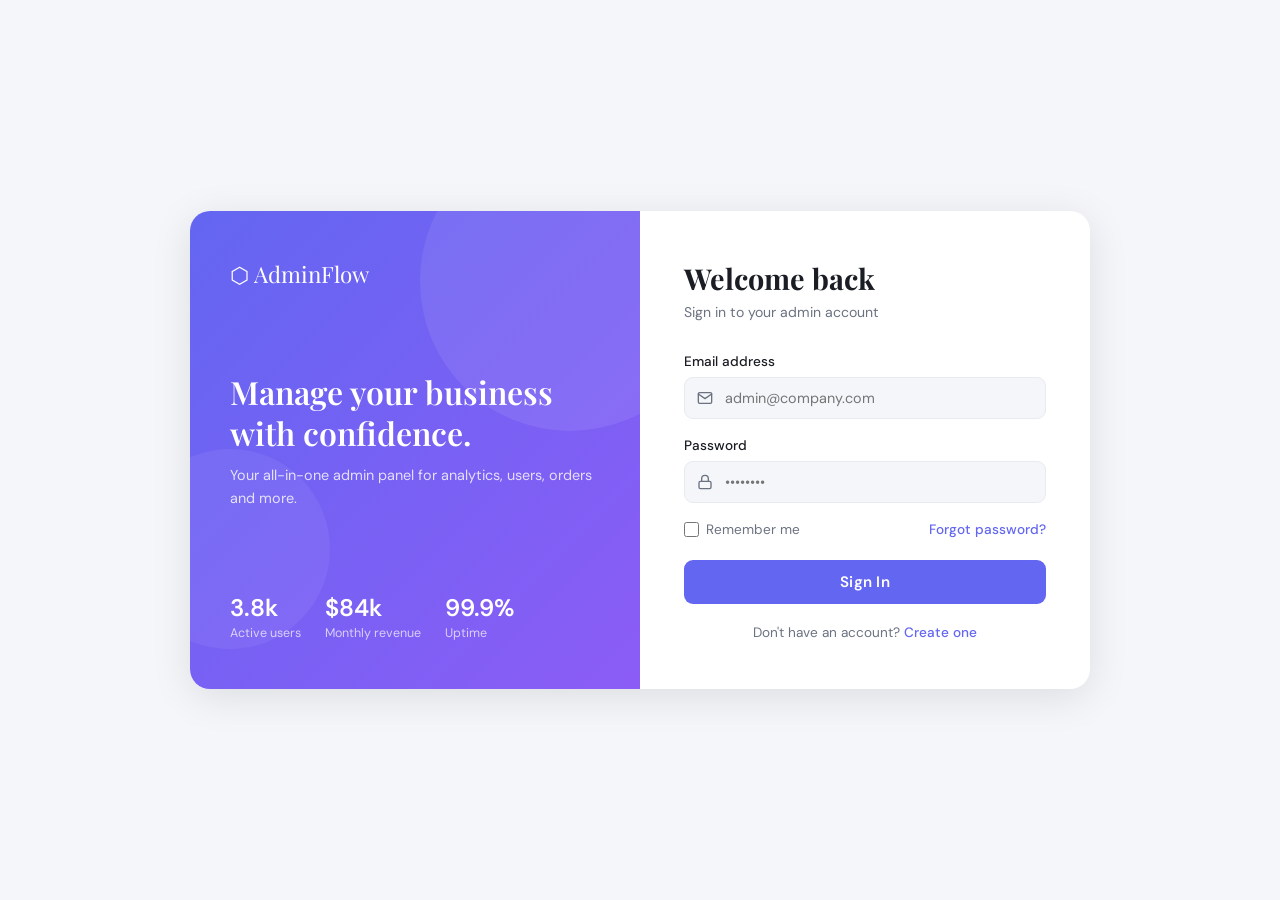
<file: login.html>
<!DOCTYPE html>
<html lang="en">
<head>
  <meta charset="UTF-8"/>
  <meta name="viewport" content="width=device-width, initial-scale=1.0"/>
  <title>AdminFlow — Login</title>
  <link rel="preconnect" href="https://fonts.googleapis.com">
  <link href="https://fonts.googleapis.com/css2?family=DM+Sans:wght@300;400;500;600&family=Playfair+Display:wght@600&display=swap" rel="stylesheet">
  <style>
    *, *::before, *::after { box-sizing: border-box; margin: 0; padding: 0; }
    :root {
      --primary: #6366f1;
      --primary-light: rgba(99,102,241,.12);
      --bg: #f5f6fa;
      --surface: #fff;
      --border: #e8eaef;
      --text: #1a1d23;
      --text-muted: #6b7280;
      --radius: 14px;
      --transition: .22s cubic-bezier(.4,0,.2,1);
    }
    body {
      font-family: 'DM Sans', sans-serif;
      background: var(--bg);
      min-height: 100vh;
      display: flex;
      align-items: center;
      justify-content: center;
    }
    .login-wrap {
      display: grid;
      grid-template-columns: 1fr 1fr;
      width: 900px;
      max-width: 95vw;
      background: var(--surface);
      border-radius: 20px;
      overflow: hidden;
      box-shadow: 0 8px 40px rgba(0,0,0,.10);
      animation: fadeUp .5s ease;
    }
    /* Left Panel */
    .login-art {
      background: linear-gradient(135deg, #6366f1 0%, #8b5cf6 100%);
      padding: 48px 40px;
      display: flex;
      flex-direction: column;
      justify-content: space-between;
      color: #fff;
      position: relative;
      overflow: hidden;
    }
    .login-art::before {
      content: '';
      position: absolute;
      width: 300px; height: 300px;
      border-radius: 50%;
      background: rgba(255,255,255,.08);
      top: -80px; right: -80px;
    }
    .login-art::after {
      content: '';
      position: absolute;
      width: 200px; height: 200px;
      border-radius: 50%;
      background: rgba(255,255,255,.06);
      bottom: 40px; left: -60px;
    }
    .art-logo { font-family: 'Playfair Display', serif; font-size: 1.4rem; display: flex; align-items: center; gap: 8px; }
    .art-title { font-family: 'Playfair Display', serif; font-size: 2rem; line-height: 1.3; font-weight: 600; }
    .art-sub { font-size: .9rem; opacity: .8; margin-top: 10px; line-height: 1.6; }
    .art-stats { display: flex; gap: 24px; }
    .art-stat h3 { font-size: 1.5rem; font-weight: 600; }
    .art-stat p { font-size: .78rem; opacity: .7; margin-top: 2px; }
    /* Right Panel */
    .login-form-wrap {
      padding: 48px 44px;
      display: flex;
      flex-direction: column;
      justify-content: center;
    }
    .form-title { font-family: 'Playfair Display', serif; font-size: 1.8rem; color: var(--text); margin-bottom: 6px; }
    .form-sub { font-size: .88rem; color: var(--text-muted); margin-bottom: 32px; }
    .form-group { margin-bottom: 18px; }
    .form-group label { display: block; font-size: .85rem; font-weight: 500; color: var(--text); margin-bottom: 7px; }
    .input-wrap { position: relative; }
    .input-wrap svg { position: absolute; left: 13px; top: 50%; transform: translateY(-50%); width: 16px; height: 16px; stroke: var(--text-muted); fill: none; stroke-width: 2; stroke-linecap: round; stroke-linejoin: round; pointer-events: none; }
    .form-group input {
      width: 100%;
      padding: 11px 14px 11px 40px;
      border: 1.5px solid var(--border);
      border-radius: 9px;
      background: var(--bg);
      font-family: inherit;
      font-size: .9rem;
      color: var(--text);
      outline: none;
      transition: border var(--transition), box-shadow var(--transition);
    }
    .form-group input:focus { border-color: var(--primary); box-shadow: 0 0 0 3px var(--primary-light); }
    .form-row-between { display: flex; align-items: center; justify-content: space-between; margin-bottom: 22px; }
    .remember { display: flex; align-items: center; gap: 7px; font-size: .85rem; color: var(--text-muted); cursor: pointer; }
    .remember input { width: 15px; height: 15px; accent-color: var(--primary); }
    .forgot { font-size: .85rem; color: var(--primary); text-decoration: none; font-weight: 500; }
    .btn-login {
      width: 100%;
      padding: 12px;
      background: var(--primary);
      color: #fff;
      border: none;
      border-radius: 9px;
      font-family: inherit;
      font-size: .95rem;
      font-weight: 600;
      cursor: pointer;
      transition: all var(--transition);
      letter-spacing: .02em;
    }
    .btn-login:hover { background: #4f52d4; transform: translateY(-1px); box-shadow: 0 6px 20px rgba(99,102,241,.35); }
    .login-error { background: #fee2e2; color: #991b1b; border-radius: 8px; padding: 10px 14px; font-size: .85rem; margin-bottom: 16px; display: none; }
    .divider { text-align: center; color: var(--text-muted); font-size: .82rem; margin: 20px 0; position: relative; }
    .divider::before, .divider::after { content:''; position: absolute; top: 50%; width: 42%; height: 1px; background: var(--border); }
    .divider::before { left: 0; } .divider::after { right: 0; }
    .signup-link { text-align: center; font-size: .85rem; color: var(--text-muted); margin-top: 20px; }
    .signup-link a { color: var(--primary); font-weight: 500; text-decoration: none; }
    @keyframes fadeUp { from { opacity:0; transform:translateY(20px); } to { opacity:1; transform:translateY(0); } }
    @media (max-width: 640px) {
      .login-art { display: none; }
      .login-wrap { grid-template-columns: 1fr; max-width: 440px; }
    }
  </style>
</head>
<body>
  <div class="login-wrap">
    <div class="login-art">
      <div class="art-logo">⬡ AdminFlow</div>
      <div>
        <h2 class="art-title">Manage your business with confidence.</h2>
        <p class="art-sub">Your all-in-one admin panel for analytics, users, orders and more.</p>
      </div>
      <div class="art-stats">
        <div class="art-stat"><h3>3.8k</h3><p>Active users</p></div>
        <div class="art-stat"><h3>$84k</h3><p>Monthly revenue</p></div>
        <div class="art-stat"><h3>99.9%</h3><p>Uptime</p></div>
      </div>
    </div>
    <div class="login-form-wrap">
      <h2 class="form-title">Welcome back</h2>
      <p class="form-sub">Sign in to your admin account</p>

      <div class="login-error" id="loginError">Invalid email or password. Please try again.</div>

      <form id="loginForm">
        <div class="form-group">
          <label>Email address</label>
          <div class="input-wrap">
            <svg viewBox="0 0 24 24"><path d="M4 4h16c1.1 0 2 .9 2 2v12c0 1.1-.9 2-2 2H4c-1.1 0-2-.9-2-2V6c0-1.1.9-2 2-2z"/><polyline points="22,6 12,13 2,6"/></svg>
            <input type="email" id="emailInput" placeholder="admin@company.com" required/>
          </div>
        </div>
        <div class="form-group">
          <label>Password</label>
          <div class="input-wrap">
            <svg viewBox="0 0 24 24"><rect x="3" y="11" width="18" height="11" rx="2" ry="2"/><path d="M7 11V7a5 5 0 0 1 10 0v4"/></svg>
            <input type="password" id="passwordInput" placeholder="••••••••" required/>
          </div>
        </div>
        <div class="form-row-between">
          <label class="remember"><input type="checkbox"/> Remember me</label>
          <a href="#" class="forgot">Forgot password?</a>
        </div>
        <button type="submit" class="btn-login" id="loginBtn">Sign In</button>
      </form>
      <p class="signup-link">Don't have an account? <a href="signup.html">Create one</a></p>
    </div>
  </div>

  <script>
    // Demo credentials (frontend only)
    const DEMO_EMAIL = 'admin@adminflow.com';
    const DEMO_PASS  = 'admin123';

    document.getElementById('loginForm').addEventListener('submit', async (e) => {
      e.preventDefault();
      const email = document.getElementById('emailInput').value;
      const pass  = document.getElementById('passwordInput').value;
      const btn   = document.getElementById('loginBtn');
      const err   = document.getElementById('loginError');

      btn.textContent = 'Signing in…';
      btn.disabled = true;
      err.style.display = 'none';

      // Try real PHP backend first
      try {
        const loginUrl = 'https://51.20.156.70/php/api.php?action=login';
        const res = await fetch(loginUrl, {
          method: 'POST',
          credentials: 'include',
          headers: { 'Content-Type': 'application/json' },
          body: JSON.stringify({ email, password: pass })
        });
        const data = await res.json();
        if (data.success) {
          localStorage.setItem('af_user', JSON.stringify({ name: 'Alex Morgan', email }));
          window.location.href = 'index.html';
          return;
        }
      } catch {
        // Backend unavailable — fall through to demo credentials
      }

      // Frontend demo login
      await new Promise(r => setTimeout(r, 700));
      if (email === DEMO_EMAIL && pass === DEMO_PASS) {
        localStorage.setItem('af_user', JSON.stringify({ name: 'Alex Morgan', email }));
        window.location.href = 'index.html';
      } else {
        err.style.display = 'block';
        btn.textContent = 'Sign In';
        btn.disabled = false;
      }
    });
  </script>
</body>
</html>
</file>
